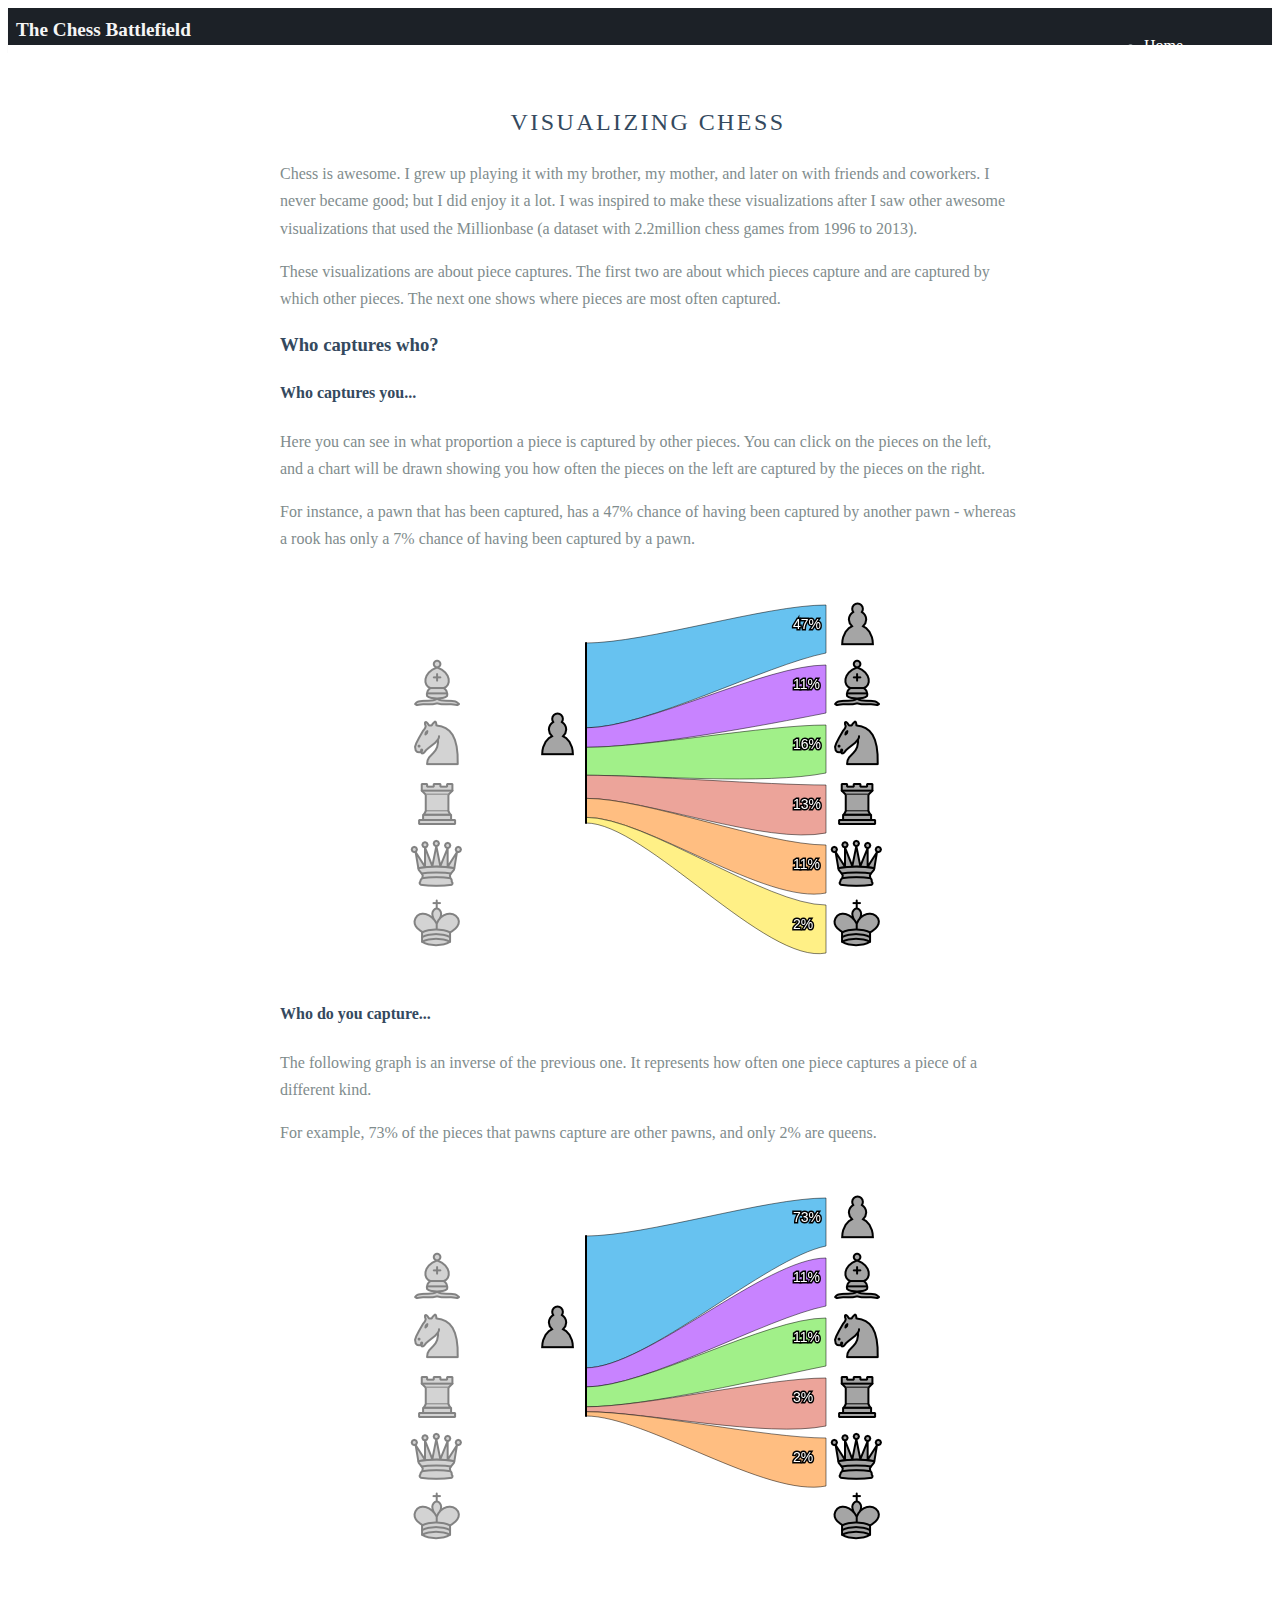
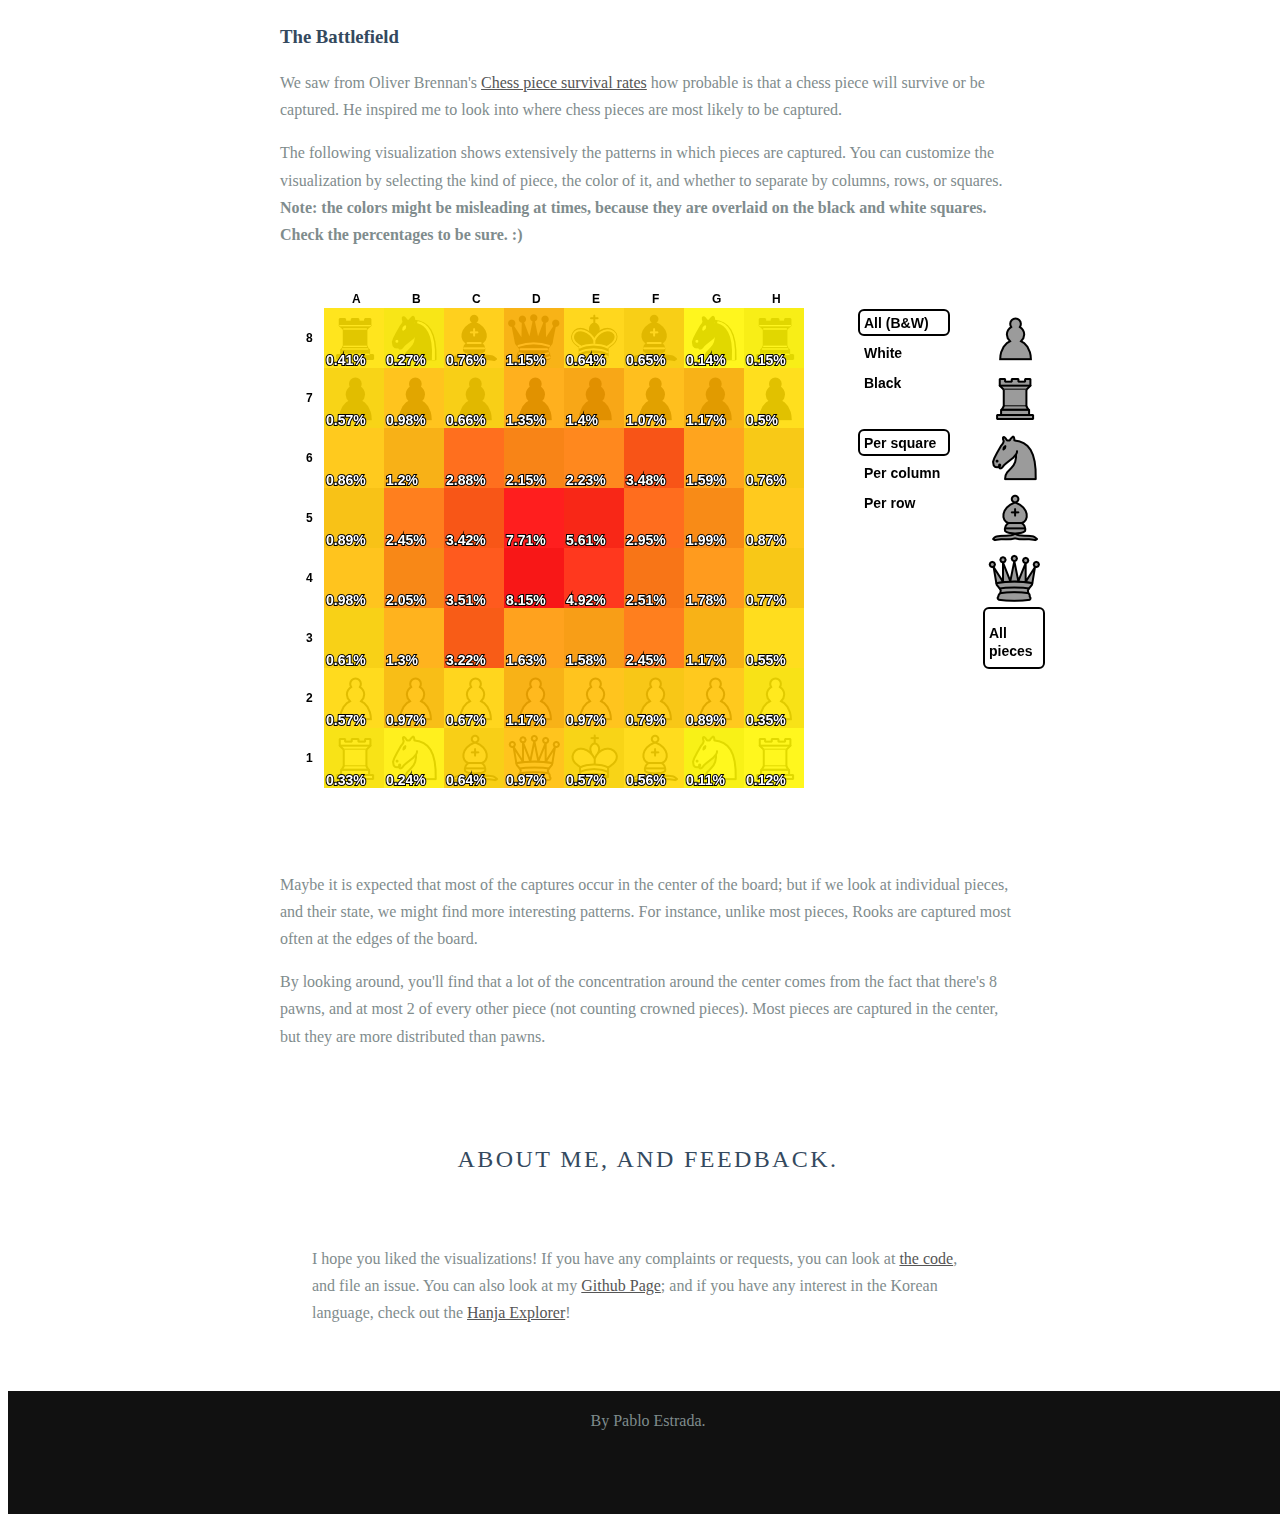
<file: index.html>
<!doctype html>
<html lang="en">
<head>
  <meta charset="utf-8"/>
<meta name="google-site-verification" content="qUEartx6ULPXQ8jU6FyMJ98lV37bQeNT8u2g_2_B_mg" />
  <meta name="description" content="Welcome to Chess Battlefield! A set of visualizations derived from the
                                    millionbase dataset of 2.2 million chess games."/>
  <meta name="viewport" content="width=device-width, initial-scale=1.0"/>
<meta name="google-site-verification" content="qUEartx6ULPXQ8jU6FyMJ98lV37bQeNT8u2g_2_B_mg" />

    <title>Visualizing Chess &ndash; by Pablo Estrada</title>

    <link rel="stylesheet" href="http://yui.yahooapis.com/pure/0.6.0/pure-min.css">
<!--[if lte IE 8]>
    <link rel="stylesheet" href="http://yui.yahooapis.com/pure/0.6.0/grids-responsive-old-ie-min.css">
<![endif]-->
<!--[if gt IE 8]><!-->
    <link rel="stylesheet" href="http://yui.yahooapis.com/pure/0.6.0/grids-responsive-min.css">
<!--<![endif]-->

<link rel="stylesheet" href="http://netdna.bootstrapcdn.com/font-awesome/4.0.3/css/font-awesome.css">
  
    <!--[if lte IE 8]>
        <link rel="stylesheet" href="css/marketing-old-ie.css">
    <![endif]-->
    <!--[if gt IE 8]><!-->
        <link rel="stylesheet" href="css/marketing.css">
    <!--<![endif]-->
<script>
  (function(i,s,o,g,r,a,m){i['GoogleAnalyticsObject']=r;i[r]=i[r]||function(){
  (i[r].q=i[r].q||[]).push(arguments)},i[r].l=1*new Date();a=s.createElement(o),
  m=s.getElementsByTagName(o)[0];a.async=1;a.src=g;m.parentNode.insertBefore(a,m)
  })(window,document,'script','//www.google-analytics.com/analytics.js','ga');

  ga('create', 'UA-66143045-3', 'auto');
  ga('send', 'pageview');

</script>
</head>
<body>
<div class="header">
    <div class="home-menu pure-menu pure-menu-horizontal pure-menu-fixed">
        <a class="pure-menu-heading">The Chess Battlefield</a>
        <ul class="pure-menu-list">
          <li class="pure-menu-item"><a href="#intro" class="pure-menu-link">Home</a></li>
          <li class="pure-menu-item"><a href="#captures" class="pure-menu-link">Who captures who</a></li>
          <li class="pure-menu-item"><a href="#full_captures" class="pure-menu-link">The Battlefield</a></li>
          <li class="pure-menu-item"><a href="#feedback" class="pure-menu-link">About / Feedback</a></li>
        </ul>
    </div>
</div>
<a name="intro"></a>
<div class="content-wrapper">
  <div class="content">
    <h2 class="content-head is-center">Visualizing Chess</h2>
    <p>Chess is awesome. I grew up playing it with my brother, my mother, and later on with friends and coworkers.
    I never became good; but I did enjoy it a lot. I was inspired to make these visualizations after I saw other
    awesome visualizations that used the Millionbase (a dataset with 2.2million chess games from 1996 to 2013).</p>
    <p> These visualizations are about piece captures. The first two are about which pieces capture and are captured
    by which other pieces. The next one shows where pieces are most often captured.</p>
    <a name="captures"></a>
    <h3>Who captures who?</h3>
    <h4>Who captures you...</h4>
    <p>Here you can see in what proportion a piece is captured by other pieces. You can click on the pieces on the 
    left, and a chart will be drawn showing you how often the pieces on the left are captured by the pieces on the
    right.</p>
    <p>For instance, a pawn that has been
    captured, has a 47% chance of having been captured by another pawn - whereas a rook has only a 7% chance of
    having been captured by a pawn.</p>
    <div class="visualization content is-center">
      <iframe src="./capture_proportions.html" width="500" height="370" frameborder="0" scrolling="no"></iframe>
    </div>
    <h4>Who do you capture...</h4>
    <p>The following graph is an inverse of the previous one. It represents how often one piece captures a piece
    of a different kind.</p>
    <p>For example, 73% of the pieces that pawns capture are other pawns, and only 2% are queens.</p>
    <div class="visualization content is-center">
      <iframe src="./capture_proportions.html?inverse" width="500" height="370" frameborder="0" scrolling="no"></iframe>
    </div>
  </div>
  <div class="content">
    <a name="full_captures"></a>
    <h3>The Battlefield</h3>
    <p>We saw from Oliver Brennan's <a href="http://flowingdata.com/2014/10/30/chess-piece-survival-rates/">Chess 
    piece survival rates</a> how probable is that a chess piece will survive or be captured. He inspired me to look into
    where chess pieces are most likely to be captured.</p>
    <p>The following visualization shows extensively the patterns
    in which pieces are captured. You can customize the visualization by selecting the kind of piece, the color of it,
    and whether to separate by columns, rows, or squares. <b>Note: the colors might be misleading at times, because 
    they are overlaid on the black and white squares. Check the percentages to be sure. :)</b></p>
    <div class="visualization content is-center">
      <iframe src="./full_captures.html" width="750" height="550" frameborder="0" scrolling="no"></iframe>
    </div>
    <p> Maybe it is expected that most of the captures occur in the center of the board; but if we look at individual
    pieces, and their state, we might find more interesting patterns. For instance, unlike most pieces, Rooks are 
    captured most often at the edges of the board.</p>
    <p>By looking around, you'll find that a lot of the concentration around the center comes from the fact that 
    there's 8 pawns, and at most 2 of every other piece (not counting crowned pieces). Most pieces are captured in the center,
    but they are more distributed than pawns.</p>
  </div>
  <div class="content">
    <a name="feedback"></a>
    <h2 class="content-head is-center">About me, and feedback.</h2>
    <div class="pure-g">
        <div class="l-box-lrg pure-u-1">
                <p>
                  I hope you liked the visualizations! If you have any complaints or requests, you can look
                  at <a href="https://github.com/pabloem/chess-food-chain">the code</a>, and file an issue.
                  You can also look at my <a href="http://github.com/pabloem/">Github Page</a>; and if you 
                  have any interest in the Korean language, check out the 
                  <a href="http://www.hanja.me">Hanja Explorer</a>!
                </p>
        </div>
        </div>
        </div>
  <div class="footer l-box is-center">
    By Pablo Estrada.
  </div>
  <div class="l-box footer">
    <div class="content">
<script async src="//pagead2.googlesyndication.com/pagead/js/adsbygoogle.js"></script>
<!-- Hanja Explorer - Left bottom -->
<ins class="adsbygoogle"
     style="display:block"
     data-ad-client="ca-pub-9646983762975557"
     data-ad-slot="9289347423"
     data-ad-format="auto"></ins>
<script>
(adsbygoogle = window.adsbygoogle || []).push({});
</script>
  </div>
  </div>
</div>
</body>
</html>
</file>
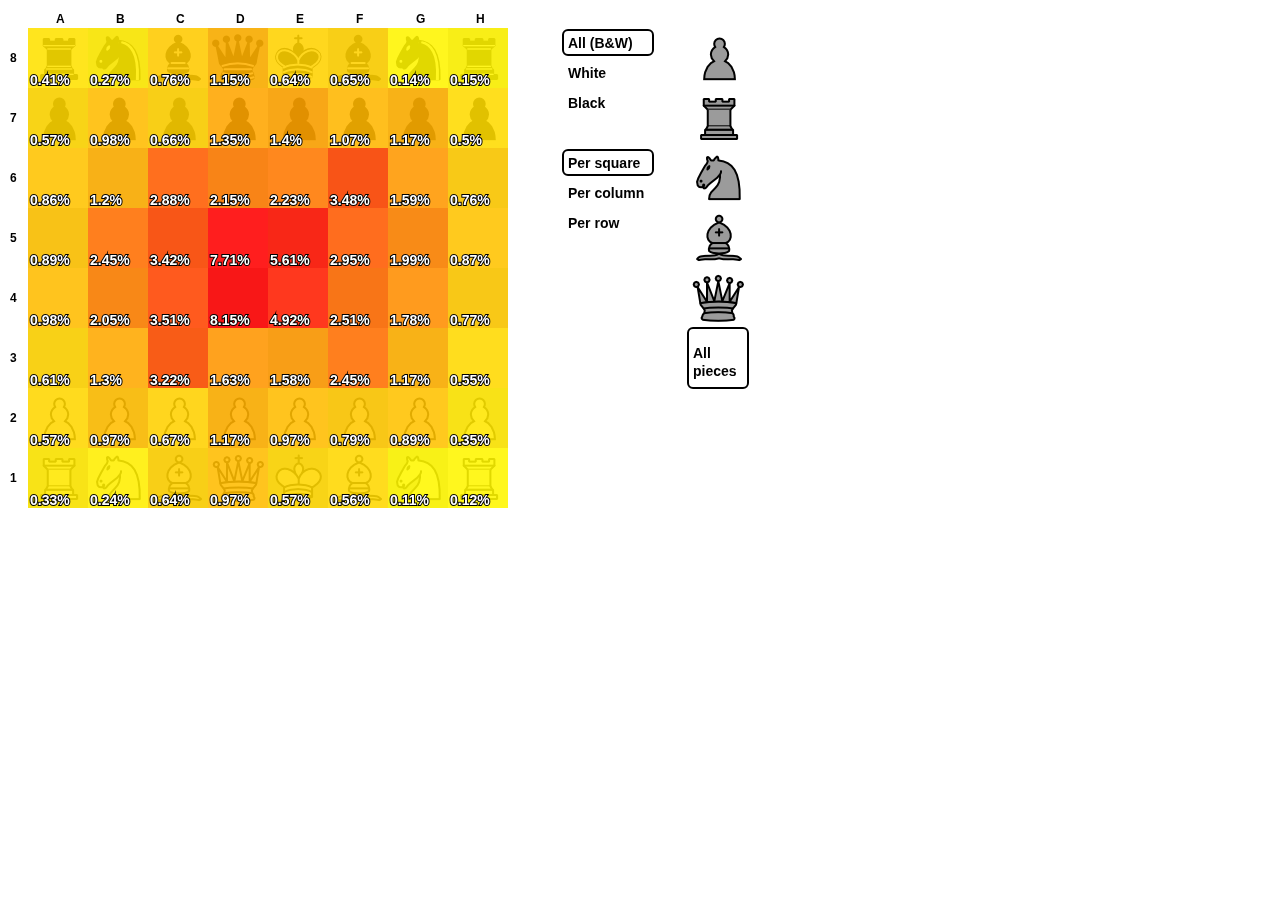
<file: full_captures.html>
<html>
<head>
<title>Chess battlefield</title>
<script src="js/p5.min.js"></script>
<script src="json/capture_rows_full.json"></script>
<script src="json/capture_sq_full.json"></script>
<script src="json/capture_cols_full.json"></script>
<script src="js/full_captures.js"></script>
</head>
<body>
</body>
</html>
</file>
<file: css/marketing-old-ie.css>
* {
    -webkit-box-sizing: border-box;
    -moz-box-sizing: border-box;
    box-sizing: border-box;
}

/*
 * -- BASE STYLES --
 * Most of these are inherited from Base, but I want to change a few.
 */

body {
    line-height: 1.7em;
    color: #7f8c8d;
    font-size: 13px;
}

h1,
h2,
h3,
h4,
h5,
h6,
label {
    color: #34495e;
}

.pure-img-responsive {
    max-width: 100%;
    height: auto;
}

/*
 * -- LAYOUT STYLES --
 * These are some useful classes which I will need
 */

.l-box {
    padding: 1em;
}

.l-box-lrg {
    padding: 2em;
    border-bottom: 1px solid rgba(0,0,0,0.1);
}

.is-center {
    text-align: center;
}

/*
 * -- PURE FORM STYLES --
 * Style the form inputs and labels
 */

.pure-form label {
    margin: 1em 0 0;
    font-weight: bold;
    font-size: 100%;
}

.pure-form input[type] {
    border: 2px solid #ddd;
    box-shadow: none;
    font-size: 100%;
    width: 100%;
    margin-bottom: 1em;
}

/*
 * -- PURE BUTTON STYLES --
 * I want my pure-button elements to look a little different
 */

.pure-button {
    background-color: #1f8dd6;
    color: white;
    padding: 0.5em 2em;
    border-radius: 5px;
}

a.pure-button-primary {
    background: white;
    color: #1f8dd6;
    border-radius: 5px;
    font-size: 120%;
}

/*
 * -- MENU STYLES --
 * I want to customize how my .pure-menu looks at the top of the page
 */

.home-menu {
    padding: 0.5em;
    text-align: center;
    box-shadow: 0 1px 1px rgba(0,0,0, 0.10);
}

.home-menu {
    background: #2d3e50;
}

.pure-menu.pure-menu-fixed {
    /* Fixed menus normally have a border at the bottom. */
    border-bottom: none;
    /* I need a higher z-index here because of the scroll-over effect. */
    z-index: 4;
}

.home-menu .pure-menu-heading {
    color: white;
    font-weight: 400;
    font-size: 120%;
}

.home-menu .pure-menu-selected a {
    color: white;
}

.home-menu a {
    color: #6FBEF3;
}

.home-menu li a:hover,
.home-menu li a:focus {
    background: none;
    border: none;
    color: #AECFE5;
}

/*
 * -- SPLASH STYLES --
 * This is the blue top section that appears on the page.
 */

.splash-container {
    background: #1f8dd6;
    z-index: 1;
    overflow: hidden;
    /* The following styles are required for the "scroll-over" effect */
    width: 100%;
    height: 88%;
    top: 0;
    left: 0;
    position: fixed !important;
}

.splash {
    /* absolute center .splash within .splash-container */
    width: 80%;
    height: 50%;
    margin: auto;
    position: absolute;
    top: 100px;
    left: 0;
    bottom: 0;
    right: 0;
    text-align: center;
    text-transform: uppercase;
}

/* This is the main heading that appears on the blue section */

.splash-head {
    font-size: 20px;
    font-weight: bold;
    color: white;
    border: 3px solid white;
    padding: 1em 1.6em;
    font-weight: 100;
    border-radius: 5px;
    line-height: 1em;
}

/* This is the subheading that appears on the blue section */

.splash-subhead {
    color: white;
    letter-spacing: 0.05em;
    opacity: 0.8;
}

/*
 * -- CONTENT STYLES --
 * This represents the content area (everything below the blue section)
 */

.content-wrapper {
    /* These styles are required for the "scroll-over" effect */
    position: absolute;
    top: 87%;
    width: 100%;
    min-height: 12%;
    z-index: 2;
    background: white;
}

/* This is the class used for the main content headers (<h2>) */

.content-head {
    font-weight: 400;
    text-transform: uppercase;
    letter-spacing: 0.1em;
    margin: 2em 0 1em;
}

/* This is a modifier class used when the content-head is inside a ribbon */

.content-head-ribbon {
    color: white;
}

/* This is the class used for the content sub-headers (<h3>) */

.content-subhead {
    color: #1f8dd6;
}

.content-subhead i {
    margin-right: 7px;
}

/* This is the class used for the dark-background areas. */

.ribbon {
    background: #2d3e50;
    color: #aaa;
}

/* This is the class used for the footer */

.footer {
    background: #111;
}

/*
 * -- TABLET (AND UP) MEDIA QUERIES --
 * On tablets and other medium-sized devices, we want to customize some
 * of the mobile styles.
 */

/* We increase the body font size */

body {
    font-size: 16px;
}

/* We want to give the content area some more padding */

.content {
    padding: 1em;
}

/* We can align the menu header to the left, but float the
    menu items to the right. */

.home-menu {
    text-align: left;
}

.home-menu ul {
    float: right;
}

/* We increase the height of the splash-container */

/*    .splash-container {
        height: 500px;
    }*/

/* We decrease the width of the .splash, since we have more width
    to work with */

.splash {
    width: 50%;
    height: 50%;
}

.splash-head {
    font-size: 250%;
}

/* We remove the border-separator assigned to .l-box-lrg */

.l-box-lrg {
    border: none;
}

/*
 * -- DESKTOP (AND UP) MEDIA QUERIES --
 * On desktops and other large devices, we want to over-ride some
 * of the mobile and tablet styles.
 */
</file>
<file: css/marketing.css>
* {
    -webkit-box-sizing: border-box;
    -moz-box-sizing: border-box;
    box-sizing: border-box;
}

/*
 * -- BASE STYLES --
 * Most of these are inherited from Base, but I want to change a few.
 */
body {
    line-height: 1.7em;
    color: #7f8c8d;
    font-size: 13px;
}

h1,
h2,
h3,
h4,
h5,
h6,
label {
    color: #34495e;
}

.pure-img-responsive {
    max-width: 100%;
    height: auto;
}

#index_ad {
    height: 10%;
}

/*
 * -- LAYOUT STYLES --
 * These are some useful classes which I will need
 */
.l-box {
    padding: 1em;
}

.l-box-lrg {
    padding: 2em;
    border-bottom: 1px solid rgba(0,0,0,0.1);
}

.is-center {
    text-align: center;
}
.is-hidden {
    display: none;
}



/*
 * -- PURE FORM STYLES --
 * Style the form inputs and labels
 */
.pure-form label {
    margin: 1em 0 0;
    font-weight: bold;
    font-size: 100%;
}

.pure-form input[type] {
    border: 2px solid #ddd;
    box-shadow: none;
    font-size: 100%;
    width: 100%;
    margin-bottom: 1em;
}

/*
 * -- PURE BUTTON STYLES --
 * I want my pure-button elements to look a little different
 */
.pure-button {
    background-color: #1f8dd6;
    color: white;
    padding: 0.5em 2em;
    border-radius: 5px;
}

a.pure-button-primary {
    background: white;
    color: #1f8dd6;
    border-radius: 5px;
    font-size: 120%;
}

/*
 * -- MENU STYLES --
 * I want to customize how my .pure-menu looks at the top of the page
 */

.home-menu {
    padding: 0.5em;
    text-align: center;
    box-shadow: 0 1px 1px rgba(0,0,0, 0.10);
}
.home-menu {
    background: #1C2127;
}
.pure-menu.pure-menu-fixed {
    /* Fixed menus normally have a border at the bottom. */
    border-bottom: none;
    /* I need a higher z-index here because of the scroll-over effect. */
    z-index: 4;
}

.home-menu .pure-menu-heading {
    color: #F5F5F5;
    font-weight: bold;
    font-size: 120%;
}

.home-menu .pure-menu-selected a {
    color: white;
}

.home-menu a {
    color: white;
}
.home-menu li a:hover,
.home-menu li a:focus {
    background: none;
    border: none;
    color: #AECFE5;
}


/*
 * -- SPLASH STYLES --
 * This is the blue top section that appears on the page.
 */

.splash-container {
    background: #1f8dd6;
    z-index: 1;
    overflow: hidden;
    /* The following styles are required for the "scroll-over" effect */
    width: 100%;
    height: 88%;
    top: 0;
    left: 0;
    position: fixed !important;
}

.splash {
    /* absolute center .splash within .splash-container */
    width: 80%;
    height: 60%;
    margin: auto;
    position: absolute;
    top: 100px; left: 0; bottom: 0; right: 0;
    text-align: center;
    text-transform: uppercase;
}

/* This is the main heading that appears on the blue section */
.splash-head {
    font-size: 20px;
    font-weight: bold;
    color: white;
    border: 3px solid white;
    padding: 1em 1.6em;
    font-weight: 100;
    border-radius: 5px;
    line-height: 1em;
}

/* This is the subheading that appears on the blue section */
.splash-subhead {
    color: white;
    letter-spacing: 0.05em;
    opacity: 0.8;
}

/*
 * -- CONTENT STYLES --
 * This represents the content area (everything below the blue section)
 */
.visualization {
    max-height: 500;
}
.content-wrapper {
    /* These styles are required for the "scroll-over" effect */
    position: absolute;
    top: 5%;
    width: 100%;
    min-height: 12%;
    z-index: 2;
    background: white;

}

/* This is the class used for the main content headers (<h2>) */
.content-head {
    font-weight: 400;
    text-transform: uppercase;
    letter-spacing: 0.1em;
    margin: 2em 0 1em;
}

/* This is a modifier class used when the content-head is inside a ribbon */
.content-head-ribbon {
    color: white;
}

/* This is the class used for the content sub-headers (<h3>) */
.content-subhead {
    color: #1f8dd6;
}
    .content-subhead i {
        margin-right: 7px;
    }

/* This is the class used for the dark-background areas. */
.ribbon {
    background: #2d3e50;
    color: #aaa;
}
a {
    color: #555;
}
/* This is the class used for the footer */
.footer {
    background: #111;
}

/*
 * -- TABLET (AND UP) MEDIA QUERIES --
 * On tablets and other medium-sized devices, we want to customize some
 * of the mobile styles.
 */
@media (min-width: 48em) {

    /* We increase the body font size */
    body {
        font-size: 16px;
    }
    /* We want to give the content area some more padding */
    .content {
        padding: 1em;
        max-width: 768px;
        margin-left: auto;
        margin-right: auto;
        padding-left: 1em;
        padding-right: 1em;
    }

    /* We can align the menu header to the left, but float the
    menu items to the right. */
    .home-menu {
        text-align: left;
    }
        .home-menu ul {
            float: right;
        }

    /* We increase the height of the splash-container */
/*    .splash-container {
        height: 500px;
    }*/

    /* We decrease the width of the .splash, since we have more width
    to work with */
    .splash {
        width: 50%;
        height: 60%;
    }

    .splash-head {
        font-size: 250%;
    }


    .tutorial {
        text-align: center;
    }
    /* We remove the border-separator assigned to .l-box-lrg */
    .l-box-lrg {
        border: none;
    }

}

/*
 * -- DESKTOP (AND UP) MEDIA QUERIES --
 * On desktops and other large devices, we want to over-ride some
 * of the mobile and tablet styles.
 */
@media (min-width: 78em) {
    /* We increase the header font size even more */
    .splash-head {
        font-size: 300%;
    }
}
</file>
